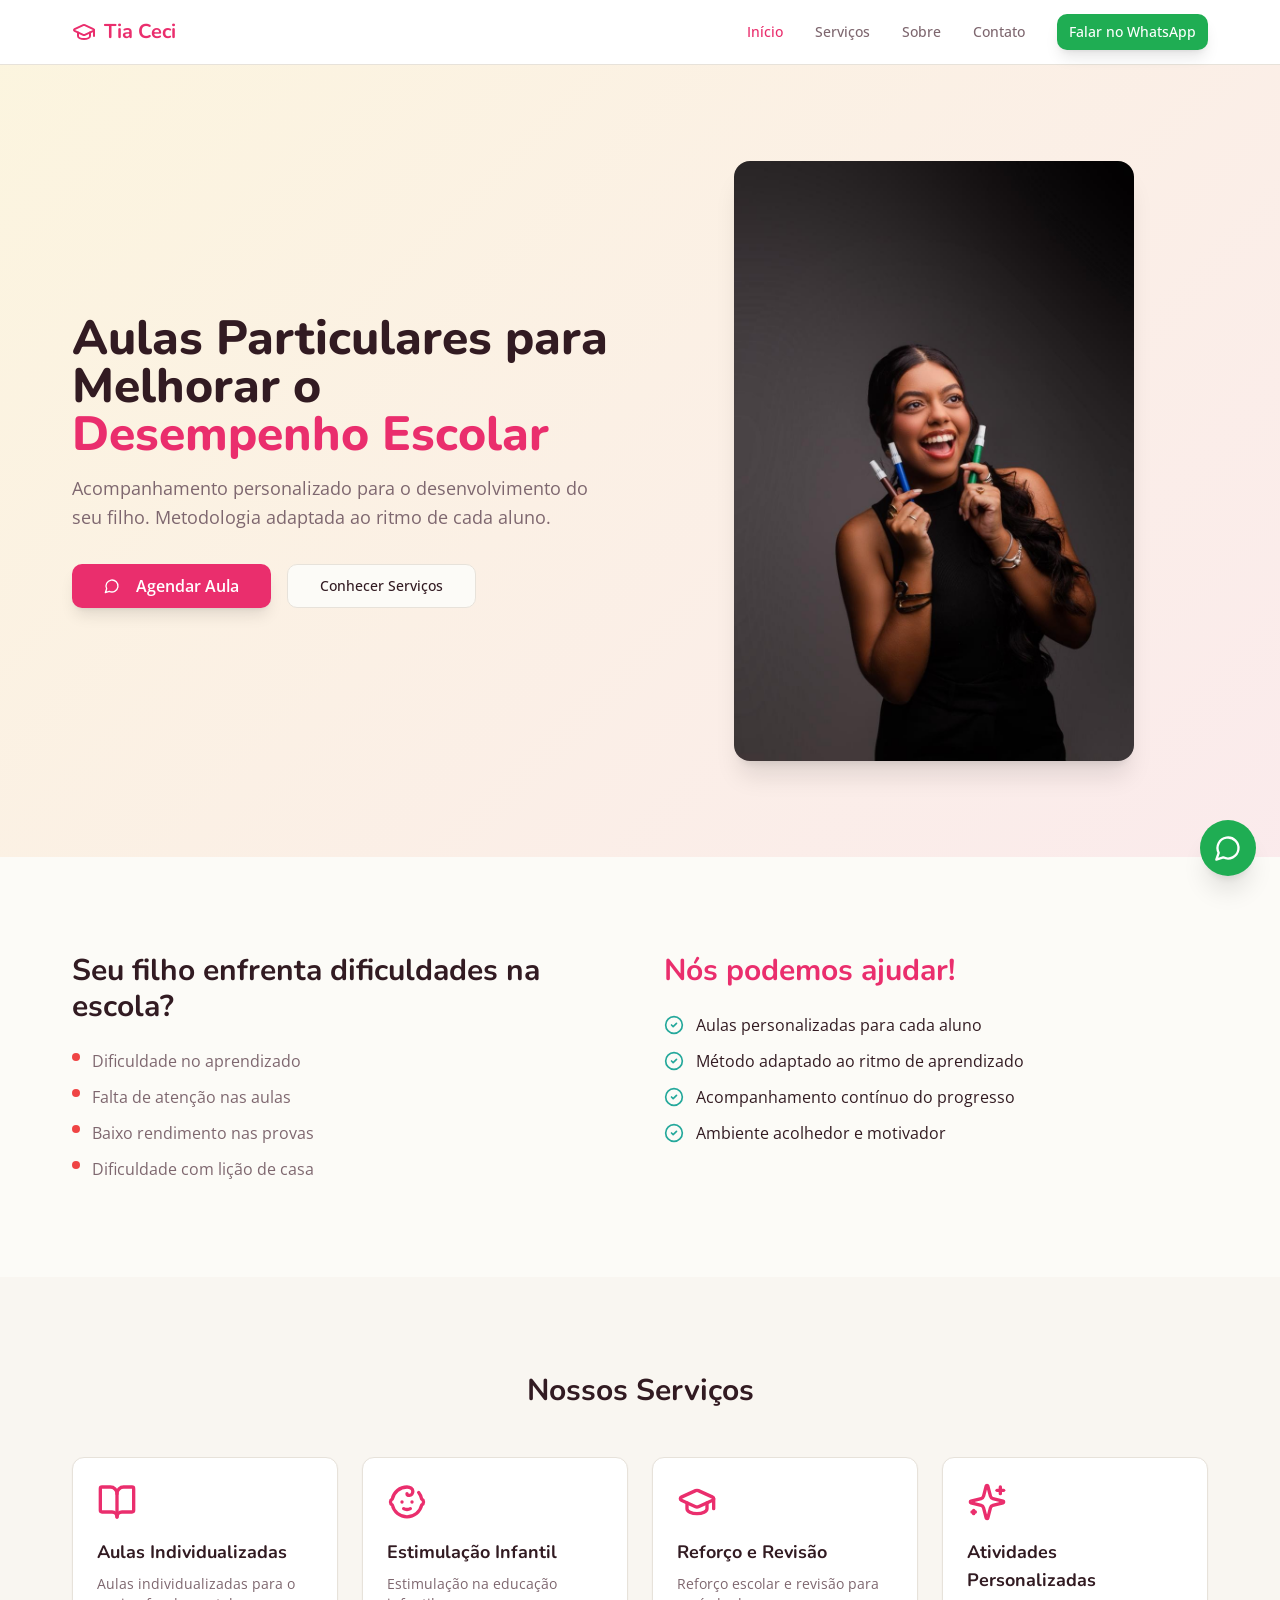
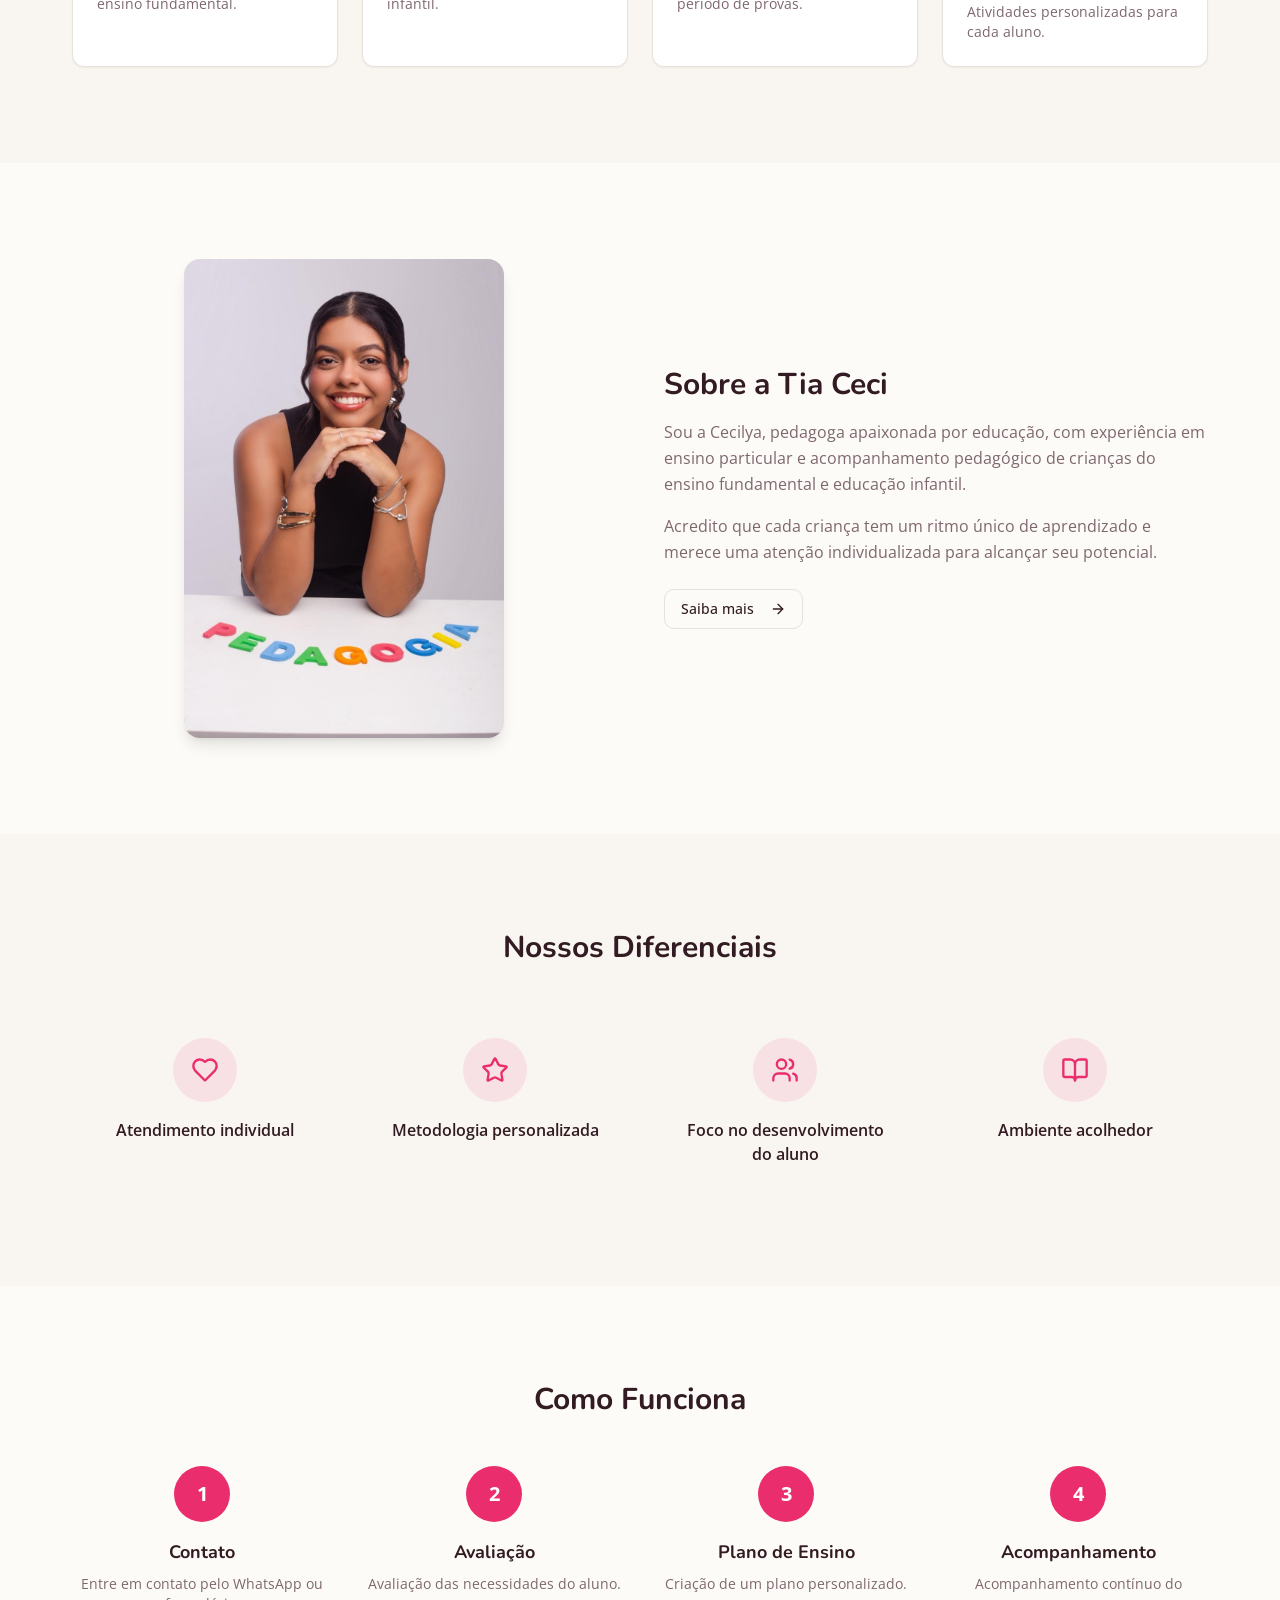
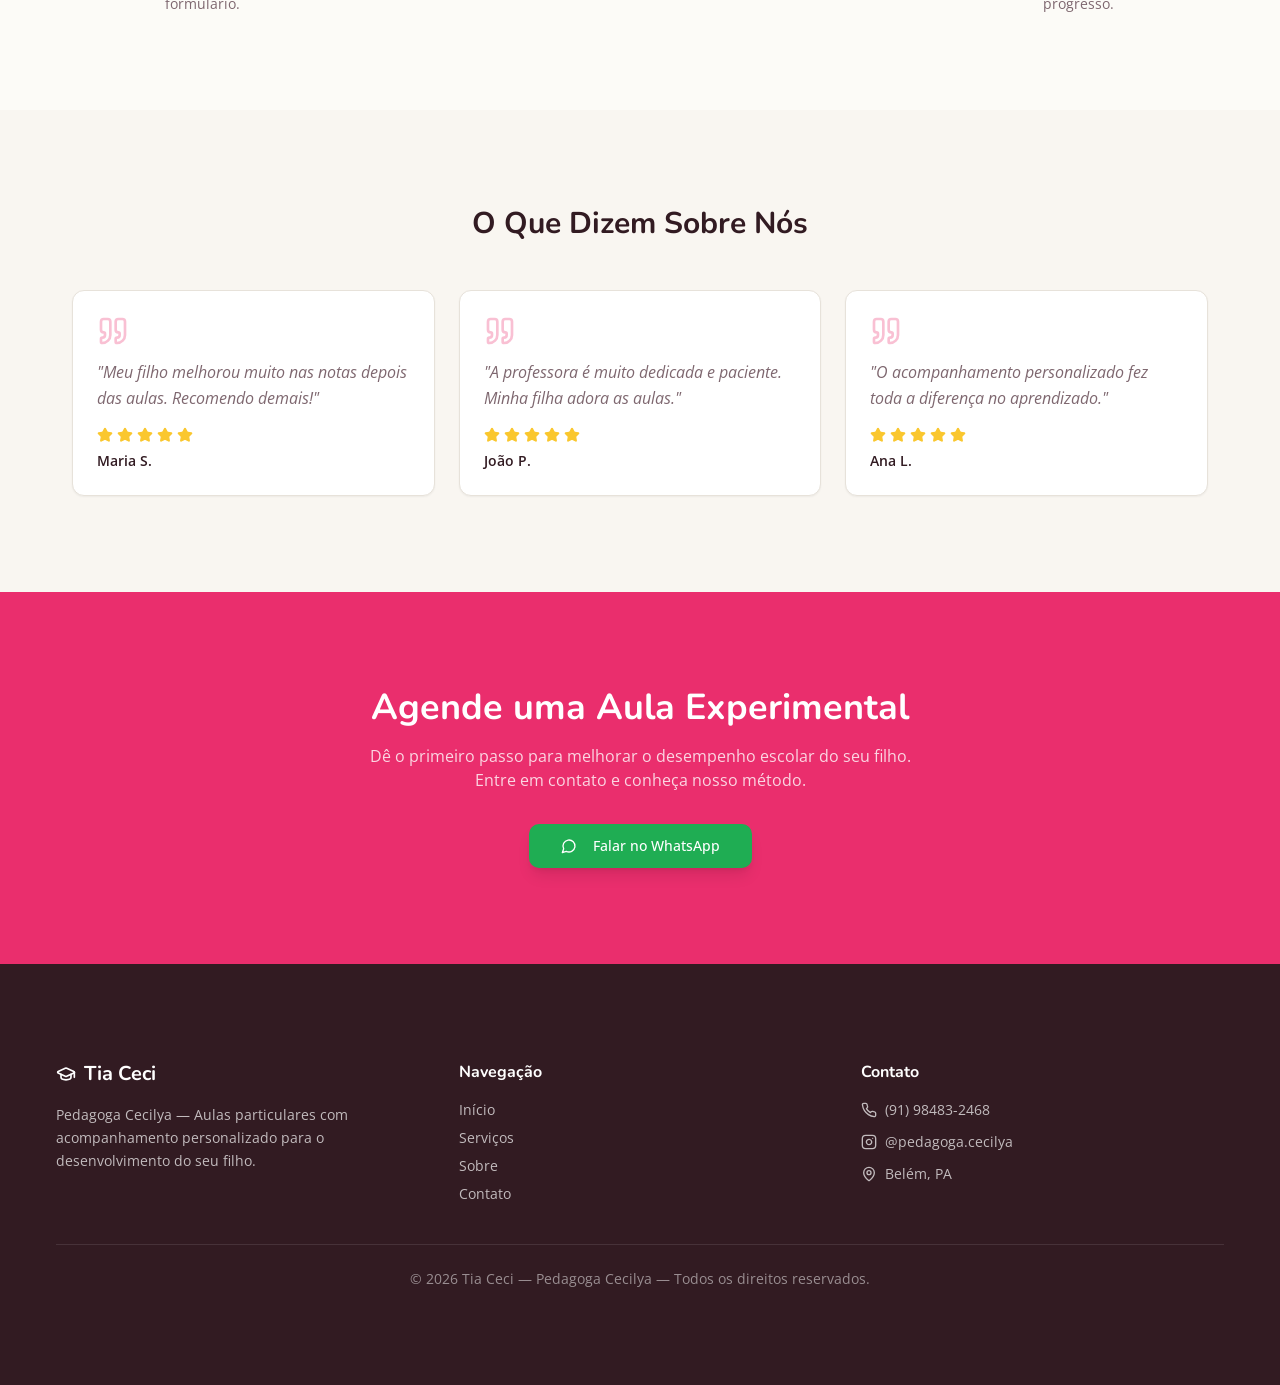
<file: index.html>
<!doctype html>
<html lang="pt-BR">
  <head>
    <meta charset="UTF-8" />
    <meta name="description" content="Tia Ceci - Pedagoga Cecilya. Aulas particulares, estimulação infantil e reforço escolar em Belém, PA. Acompanhamento personalizado." />
    <meta name="viewport" content="width=device-width, initial-scale=1.0" />
    <title>Tia Ceci - Pedagoga Cecilya | Aulas Particulares em Belém</title>

    <meta property="og:title" content="Tia Ceci - Pedagoga Cecilya | Aulas Particulares" />
    <meta property="og:description" content="Aulas particulares, estimulação infantil e reforço escolar com acompanhamento personalizado em Belém, PA." />
    <meta property="og:type" content="website" />

    <meta name="twitter:card" content="summary_large_image" />
    <link rel="icon" type="image/png" href="/logo.png" /> 
    <script type="module" crossorigin src="/assets/index-CtsvE_VV.js"></script>
    <link rel="stylesheet" crossorigin href="/assets/index-B4qDPKsz.css">
  </head>

  <body>
    <div id="root"></div>
  </body>
</html>
</file>
<file: assets/index-B4qDPKsz.css>
@import"https://fonts.googleapis.com/css2?family=Nunito:wght@400;600;700;800&family=Open+Sans:wght@400;500;600&display=swap";*,:before,:after{--tw-border-spacing-x: 0;--tw-border-spacing-y: 0;--tw-translate-x: 0;--tw-translate-y: 0;--tw-rotate: 0;--tw-skew-x: 0;--tw-skew-y: 0;--tw-scale-x: 1;--tw-scale-y: 1;--tw-pan-x: ;--tw-pan-y: ;--tw-pinch-zoom: ;--tw-scroll-snap-strictness: proximity;--tw-gradient-from-position: ;--tw-gradient-via-position: ;--tw-gradient-to-position: ;--tw-ordinal: ;--tw-slashed-zero: ;--tw-numeric-figure: ;--tw-numeric-spacing: ;--tw-numeric-fraction: ;--tw-ring-inset: ;--tw-ring-offset-width: 0px;--tw-ring-offset-color: #fff;--tw-ring-color: rgb(59 130 246 / .5);--tw-ring-offset-shadow: 0 0 #0000;--tw-ring-shadow: 0 0 #0000;--tw-shadow: 0 0 #0000;--tw-shadow-colored: 0 0 #0000;--tw-blur: ;--tw-brightness: ;--tw-contrast: ;--tw-grayscale: ;--tw-hue-rotate: ;--tw-invert: ;--tw-saturate: ;--tw-sepia: ;--tw-drop-shadow: ;--tw-backdrop-blur: ;--tw-backdrop-brightness: ;--tw-backdrop-contrast: ;--tw-backdrop-grayscale: ;--tw-backdrop-hue-rotate: ;--tw-backdrop-invert: ;--tw-backdrop-opacity: ;--tw-backdrop-saturate: ;--tw-backdrop-sepia: ;--tw-contain-size: ;--tw-contain-layout: ;--tw-contain-paint: ;--tw-contain-style: }::backdrop{--tw-border-spacing-x: 0;--tw-border-spacing-y: 0;--tw-translate-x: 0;--tw-translate-y: 0;--tw-rotate: 0;--tw-skew-x: 0;--tw-skew-y: 0;--tw-scale-x: 1;--tw-scale-y: 1;--tw-pan-x: ;--tw-pan-y: ;--tw-pinch-zoom: ;--tw-scroll-snap-strictness: proximity;--tw-gradient-from-position: ;--tw-gradient-via-position: ;--tw-gradient-to-position: ;--tw-ordinal: ;--tw-slashed-zero: ;--tw-numeric-figure: ;--tw-numeric-spacing: ;--tw-numeric-fraction: ;--tw-ring-inset: ;--tw-ring-offset-width: 0px;--tw-ring-offset-color: #fff;--tw-ring-color: rgb(59 130 246 / .5);--tw-ring-offset-shadow: 0 0 #0000;--tw-ring-shadow: 0 0 #0000;--tw-shadow: 0 0 #0000;--tw-shadow-colored: 0 0 #0000;--tw-blur: ;--tw-brightness: ;--tw-contrast: ;--tw-grayscale: ;--tw-hue-rotate: ;--tw-invert: ;--tw-saturate: ;--tw-sepia: ;--tw-drop-shadow: ;--tw-backdrop-blur: ;--tw-backdrop-brightness: ;--tw-backdrop-contrast: ;--tw-backdrop-grayscale: ;--tw-backdrop-hue-rotate: ;--tw-backdrop-invert: ;--tw-backdrop-opacity: ;--tw-backdrop-saturate: ;--tw-backdrop-sepia: ;--tw-contain-size: ;--tw-contain-layout: ;--tw-contain-paint: ;--tw-contain-style: }*,:before,:after{box-sizing:border-box;border-width:0;border-style:solid;border-color:#e5e7eb}:before,:after{--tw-content: ""}html,:host{line-height:1.5;-webkit-text-size-adjust:100%;-moz-tab-size:4;-o-tab-size:4;tab-size:4;font-family:ui-sans-serif,system-ui,sans-serif,"Apple Color Emoji","Segoe UI Emoji",Segoe UI Symbol,"Noto Color Emoji";font-feature-settings:normal;font-variation-settings:normal;-webkit-tap-highlight-color:transparent}body{margin:0;line-height:inherit}hr{height:0;color:inherit;border-top-width:1px}abbr:where([title]){-webkit-text-decoration:underline dotted;text-decoration:underline dotted}h1,h2,h3,h4,h5,h6{font-size:inherit;font-weight:inherit}a{color:inherit;text-decoration:inherit}b,strong{font-weight:bolder}code,kbd,samp,pre{font-family:ui-monospace,SFMono-Regular,Menlo,Monaco,Consolas,Liberation Mono,Courier New,monospace;font-feature-settings:normal;font-variation-settings:normal;font-size:1em}small{font-size:80%}sub,sup{font-size:75%;line-height:0;position:relative;vertical-align:baseline}sub{bottom:-.25em}sup{top:-.5em}table{text-indent:0;border-color:inherit;border-collapse:collapse}button,input,optgroup,select,textarea{font-family:inherit;font-feature-settings:inherit;font-variation-settings:inherit;font-size:100%;font-weight:inherit;line-height:inherit;letter-spacing:inherit;color:inherit;margin:0;padding:0}button,select{text-transform:none}button,input:where([type=button]),input:where([type=reset]),input:where([type=submit]){-webkit-appearance:button;background-color:transparent;background-image:none}:-moz-focusring{outline:auto}:-moz-ui-invalid{box-shadow:none}progress{vertical-align:baseline}::-webkit-inner-spin-button,::-webkit-outer-spin-button{height:auto}[type=search]{-webkit-appearance:textfield;outline-offset:-2px}::-webkit-search-decoration{-webkit-appearance:none}::-webkit-file-upload-button{-webkit-appearance:button;font:inherit}summary{display:list-item}blockquote,dl,dd,h1,h2,h3,h4,h5,h6,hr,figure,p,pre{margin:0}fieldset{margin:0;padding:0}legend{padding:0}ol,ul,menu{list-style:none;margin:0;padding:0}dialog{padding:0}textarea{resize:vertical}input::-moz-placeholder,textarea::-moz-placeholder{opacity:1;color:#9ca3af}input::placeholder,textarea::placeholder{opacity:1;color:#9ca3af}button,[role=button]{cursor:pointer}:disabled{cursor:default}img,svg,video,canvas,audio,iframe,embed,object{display:block;vertical-align:middle}img,video{max-width:100%;height:auto}[hidden]:where(:not([hidden=until-found])){display:none}:root{--background: 40 50% 98%;--foreground: 340 30% 15%;--card: 0 0% 100%;--card-foreground: 340 30% 15%;--popover: 0 0% 100%;--popover-foreground: 340 30% 15%;--primary: 340 82% 55%;--primary-foreground: 0 0% 100%;--secondary: 174 65% 40%;--secondary-foreground: 0 0% 100%;--muted: 40 30% 94%;--muted-foreground: 340 10% 45%;--accent: 45 95% 58%;--accent-foreground: 340 30% 15%;--destructive: 0 84.2% 60.2%;--destructive-foreground: 0 0% 98%;--border: 40 20% 88%;--input: 40 20% 88%;--ring: 340 82% 55%;--radius: .75rem;--hero-gradient: linear-gradient(135deg, hsl(45 95% 58% / .12), hsl(340 82% 55% / .08));--section-alt: 40 40% 96%;--whatsapp: 142 70% 40%;--whatsapp-foreground: 0 0% 100%;--sidebar-background: 0 0% 98%;--sidebar-foreground: 240 5.3% 26.1%;--sidebar-primary: 240 5.9% 10%;--sidebar-primary-foreground: 0 0% 98%;--sidebar-accent: 240 4.8% 95.9%;--sidebar-accent-foreground: 240 5.9% 10%;--sidebar-border: 220 13% 91%;--sidebar-ring: 217.2 91.2% 59.8%}*{border-color:hsl(var(--border))}body{background-color:hsl(var(--background));font-family:Open Sans,system-ui,sans-serif;color:hsl(var(--foreground));-webkit-font-smoothing:antialiased;-moz-osx-font-smoothing:grayscale}h1,h2,h3,h4,h5,h6{font-family:Nunito,system-ui,sans-serif}.container{width:100%;margin-right:auto;margin-left:auto;padding-right:2rem;padding-left:2rem}@media (min-width: 1200px){.container{max-width:1200px}}.sr-only{position:absolute;width:1px;height:1px;padding:0;margin:-1px;overflow:hidden;clip:rect(0,0,0,0);white-space:nowrap;border-width:0}.pointer-events-none{pointer-events:none}.pointer-events-auto{pointer-events:auto}.visible{visibility:visible}.invisible{visibility:hidden}.fixed{position:fixed}.absolute{position:absolute}.relative{position:relative}.sticky{position:sticky}.inset-0{top:0;right:0;bottom:0;left:0}.inset-x-0{left:0;right:0}.inset-y-0{top:0;bottom:0}.-bottom-12{bottom:-3rem}.-left-12{left:-3rem}.-right-12{right:-3rem}.-top-12{top:-3rem}.bottom-0{bottom:0}.bottom-6{bottom:1.5rem}.left-0{left:0}.left-1{left:.25rem}.left-1\/2{left:50%}.left-2{left:.5rem}.left-\[50\%\]{left:50%}.right-0{right:0}.right-1{right:.25rem}.right-2{right:.5rem}.right-3{right:.75rem}.right-4{right:1rem}.right-6{right:1.5rem}.top-0{top:0}.top-1\.5{top:.375rem}.top-1\/2{top:50%}.top-2{top:.5rem}.top-3\.5{top:.875rem}.top-4{top:1rem}.top-\[1px\]{top:1px}.top-\[50\%\]{top:50%}.top-\[60\%\]{top:60%}.top-full{top:100%}.z-10{z-index:10}.z-20{z-index:20}.z-50{z-index:50}.z-\[100\]{z-index:100}.z-\[1\]{z-index:1}.-mx-1{margin-left:-.25rem;margin-right:-.25rem}.mx-2{margin-left:.5rem;margin-right:.5rem}.mx-3\.5{margin-left:.875rem;margin-right:.875rem}.mx-auto{margin-left:auto;margin-right:auto}.my-0\.5{margin-top:.125rem;margin-bottom:.125rem}.my-1{margin-top:.25rem;margin-bottom:.25rem}.-ml-4{margin-left:-1rem}.-mt-4{margin-top:-1rem}.mb-1{margin-bottom:.25rem}.mb-12{margin-bottom:3rem}.mb-2{margin-bottom:.5rem}.mb-3{margin-bottom:.75rem}.mb-4{margin-bottom:1rem}.mb-6{margin-bottom:1.5rem}.mb-8{margin-bottom:2rem}.ml-1{margin-left:.25rem}.ml-2{margin-left:.5rem}.ml-auto{margin-left:auto}.mr-2{margin-right:.5rem}.mt-0\.5{margin-top:.125rem}.mt-1{margin-top:.25rem}.mt-1\.5{margin-top:.375rem}.mt-10{margin-top:2.5rem}.mt-2{margin-top:.5rem}.mt-24{margin-top:6rem}.mt-4{margin-top:1rem}.mt-auto{margin-top:auto}.block{display:block}.flex{display:flex}.inline-flex{display:inline-flex}.table{display:table}.grid{display:grid}.hidden{display:none}.aspect-square{aspect-ratio:1 / 1}.aspect-video{aspect-ratio:16 / 9}.size-4{width:1rem;height:1rem}.h-1\.5{height:.375rem}.h-10{height:2.5rem}.h-11{height:2.75rem}.h-12{height:3rem}.h-14{height:3.5rem}.h-16{height:4rem}.h-2{height:.5rem}.h-2\.5{height:.625rem}.h-3{height:.75rem}.h-3\.5{height:.875rem}.h-4{height:1rem}.h-5{height:1.25rem}.h-6{height:1.5rem}.h-7{height:1.75rem}.h-8{height:2rem}.h-9{height:2.25rem}.h-\[1px\]{height:1px}.h-\[var\(--radix-navigation-menu-viewport-height\)\]{height:var(--radix-navigation-menu-viewport-height)}.h-\[var\(--radix-select-trigger-height\)\]{height:var(--radix-select-trigger-height)}.h-auto{height:auto}.h-full{height:100%}.h-px{height:1px}.h-svh{height:100svh}.max-h-96{max-height:24rem}.max-h-\[300px\]{max-height:300px}.max-h-screen{max-height:100vh}.min-h-0{min-height:0px}.min-h-\[80px\]{min-height:80px}.min-h-screen{min-height:100vh}.min-h-svh{min-height:100svh}.w-0{width:0px}.w-1{width:.25rem}.w-10{width:2.5rem}.w-11{width:2.75rem}.w-12{width:3rem}.w-14{width:3.5rem}.w-16{width:4rem}.w-2{width:.5rem}.w-2\.5{width:.625rem}.w-3{width:.75rem}.w-3\.5{width:.875rem}.w-3\/4{width:75%}.w-4{width:1rem}.w-5{width:1.25rem}.w-6{width:1.5rem}.w-64{width:16rem}.w-7{width:1.75rem}.w-72{width:18rem}.w-8{width:2rem}.w-9{width:2.25rem}.w-\[--sidebar-width\]{width:var(--sidebar-width)}.w-\[100px\]{width:100px}.w-\[1px\]{width:1px}.w-auto{width:auto}.w-full{width:100%}.w-max{width:-moz-max-content;width:max-content}.w-px{width:1px}.min-w-0{min-width:0px}.min-w-5{min-width:1.25rem}.min-w-\[12rem\]{min-width:12rem}.min-w-\[8rem\]{min-width:8rem}.min-w-\[var\(--radix-select-trigger-width\)\]{min-width:var(--radix-select-trigger-width)}.max-w-2xl{max-width:42rem}.max-w-\[--skeleton-width\]{max-width:var(--skeleton-width)}.max-w-\[320px\]{max-width:320px}.max-w-\[360px\]{max-width:360px}.max-w-\[400px\]{max-width:400px}.max-w-lg{max-width:32rem}.max-w-max{max-width:-moz-max-content;max-width:max-content}.max-w-xl{max-width:36rem}.flex-1{flex:1 1 0%}.flex-shrink-0,.shrink-0{flex-shrink:0}.grow{flex-grow:1}.grow-0{flex-grow:0}.basis-full{flex-basis:100%}.caption-bottom{caption-side:bottom}.border-collapse{border-collapse:collapse}.-translate-x-1\/2{--tw-translate-x: -50%;transform:translate(var(--tw-translate-x),var(--tw-translate-y)) rotate(var(--tw-rotate)) skew(var(--tw-skew-x)) skewY(var(--tw-skew-y)) scaleX(var(--tw-scale-x)) scaleY(var(--tw-scale-y))}.-translate-x-px{--tw-translate-x: -1px;transform:translate(var(--tw-translate-x),var(--tw-translate-y)) rotate(var(--tw-rotate)) skew(var(--tw-skew-x)) skewY(var(--tw-skew-y)) scaleX(var(--tw-scale-x)) scaleY(var(--tw-scale-y))}.-translate-y-1\/2{--tw-translate-y: -50%;transform:translate(var(--tw-translate-x),var(--tw-translate-y)) rotate(var(--tw-rotate)) skew(var(--tw-skew-x)) skewY(var(--tw-skew-y)) scaleX(var(--tw-scale-x)) scaleY(var(--tw-scale-y))}.translate-x-\[-50\%\]{--tw-translate-x: -50%;transform:translate(var(--tw-translate-x),var(--tw-translate-y)) rotate(var(--tw-rotate)) skew(var(--tw-skew-x)) skewY(var(--tw-skew-y)) scaleX(var(--tw-scale-x)) scaleY(var(--tw-scale-y))}.translate-x-px{--tw-translate-x: 1px;transform:translate(var(--tw-translate-x),var(--tw-translate-y)) rotate(var(--tw-rotate)) skew(var(--tw-skew-x)) skewY(var(--tw-skew-y)) scaleX(var(--tw-scale-x)) scaleY(var(--tw-scale-y))}.translate-y-\[-50\%\]{--tw-translate-y: -50%;transform:translate(var(--tw-translate-x),var(--tw-translate-y)) rotate(var(--tw-rotate)) skew(var(--tw-skew-x)) skewY(var(--tw-skew-y)) scaleX(var(--tw-scale-x)) scaleY(var(--tw-scale-y))}.rotate-45{--tw-rotate: 45deg;transform:translate(var(--tw-translate-x),var(--tw-translate-y)) rotate(var(--tw-rotate)) skew(var(--tw-skew-x)) skewY(var(--tw-skew-y)) scaleX(var(--tw-scale-x)) scaleY(var(--tw-scale-y))}.rotate-90{--tw-rotate: 90deg;transform:translate(var(--tw-translate-x),var(--tw-translate-y)) rotate(var(--tw-rotate)) skew(var(--tw-skew-x)) skewY(var(--tw-skew-y)) scaleX(var(--tw-scale-x)) scaleY(var(--tw-scale-y))}.transform{transform:translate(var(--tw-translate-x),var(--tw-translate-y)) rotate(var(--tw-rotate)) skew(var(--tw-skew-x)) skewY(var(--tw-skew-y)) scaleX(var(--tw-scale-x)) scaleY(var(--tw-scale-y))}@keyframes pulse{50%{opacity:.5}}.animate-pulse{animation:pulse 2s cubic-bezier(.4,0,.6,1) infinite}.cursor-default{cursor:default}.cursor-pointer{cursor:pointer}.touch-none{touch-action:none}.select-none{-webkit-user-select:none;-moz-user-select:none;user-select:none}.list-none{list-style-type:none}.flex-row{flex-direction:row}.flex-col{flex-direction:column}.flex-col-reverse{flex-direction:column-reverse}.flex-wrap{flex-wrap:wrap}.items-start{align-items:flex-start}.items-end{align-items:flex-end}.items-center{align-items:center}.items-stretch{align-items:stretch}.justify-center{justify-content:center}.justify-between{justify-content:space-between}.gap-1{gap:.25rem}.gap-1\.5{gap:.375rem}.gap-10{gap:2.5rem}.gap-12{gap:3rem}.gap-2{gap:.5rem}.gap-3{gap:.75rem}.gap-4{gap:1rem}.gap-6{gap:1.5rem}.gap-8{gap:2rem}.space-x-1>:not([hidden])~:not([hidden]){--tw-space-x-reverse: 0;margin-right:calc(.25rem * var(--tw-space-x-reverse));margin-left:calc(.25rem * calc(1 - var(--tw-space-x-reverse)))}.space-x-4>:not([hidden])~:not([hidden]){--tw-space-x-reverse: 0;margin-right:calc(1rem * var(--tw-space-x-reverse));margin-left:calc(1rem * calc(1 - var(--tw-space-x-reverse)))}.space-y-1>:not([hidden])~:not([hidden]){--tw-space-y-reverse: 0;margin-top:calc(.25rem * calc(1 - var(--tw-space-y-reverse)));margin-bottom:calc(.25rem * var(--tw-space-y-reverse))}.space-y-1\.5>:not([hidden])~:not([hidden]){--tw-space-y-reverse: 0;margin-top:calc(.375rem * calc(1 - var(--tw-space-y-reverse)));margin-bottom:calc(.375rem * var(--tw-space-y-reverse))}.space-y-12>:not([hidden])~:not([hidden]){--tw-space-y-reverse: 0;margin-top:calc(3rem * calc(1 - var(--tw-space-y-reverse)));margin-bottom:calc(3rem * var(--tw-space-y-reverse))}.space-y-2>:not([hidden])~:not([hidden]){--tw-space-y-reverse: 0;margin-top:calc(.5rem * calc(1 - var(--tw-space-y-reverse)));margin-bottom:calc(.5rem * var(--tw-space-y-reverse))}.space-y-3>:not([hidden])~:not([hidden]){--tw-space-y-reverse: 0;margin-top:calc(.75rem * calc(1 - var(--tw-space-y-reverse)));margin-bottom:calc(.75rem * var(--tw-space-y-reverse))}.space-y-4>:not([hidden])~:not([hidden]){--tw-space-y-reverse: 0;margin-top:calc(1rem * calc(1 - var(--tw-space-y-reverse)));margin-bottom:calc(1rem * var(--tw-space-y-reverse))}.space-y-6>:not([hidden])~:not([hidden]){--tw-space-y-reverse: 0;margin-top:calc(1.5rem * calc(1 - var(--tw-space-y-reverse)));margin-bottom:calc(1.5rem * var(--tw-space-y-reverse))}.overflow-auto{overflow:auto}.overflow-hidden{overflow:hidden}.overflow-y-auto{overflow-y:auto}.overflow-x-hidden{overflow-x:hidden}.whitespace-nowrap{white-space:nowrap}.break-words{overflow-wrap:break-word}.rounded-2xl{border-radius:1rem}.rounded-\[2px\]{border-radius:2px}.rounded-\[inherit\]{border-radius:inherit}.rounded-full{border-radius:9999px}.rounded-lg{border-radius:var(--radius)}.rounded-md{border-radius:calc(var(--radius) - 2px)}.rounded-sm{border-radius:calc(var(--radius) - 4px)}.rounded-xl{border-radius:.75rem}.rounded-t-\[10px\]{border-top-left-radius:10px;border-top-right-radius:10px}.rounded-tl-sm{border-top-left-radius:calc(var(--radius) - 4px)}.border{border-width:1px}.border-2{border-width:2px}.border-\[1\.5px\]{border-width:1.5px}.border-y{border-top-width:1px;border-bottom-width:1px}.border-b{border-bottom-width:1px}.border-l{border-left-width:1px}.border-r{border-right-width:1px}.border-t{border-top-width:1px}.border-dashed{border-style:dashed}.border-\[--color-border\]{border-color:var(--color-border)}.border-border\/50{border-color:hsl(var(--border) / .5)}.border-destructive{border-color:hsl(var(--destructive))}.border-destructive\/50{border-color:hsl(var(--destructive) / .5)}.border-input{border-color:hsl(var(--input))}.border-primary{border-color:hsl(var(--primary))}.border-primary-foreground\/10{border-color:hsl(var(--primary-foreground) / .1)}.border-sidebar-border{border-color:hsl(var(--sidebar-border))}.border-transparent{border-color:transparent}.border-l-transparent{border-left-color:transparent}.border-t-transparent{border-top-color:transparent}.bg-\[--color-bg\]{background-color:var(--color-bg)}.bg-accent{background-color:hsl(var(--accent))}.bg-background{background-color:hsl(var(--background))}.bg-black\/80{background-color:#000c}.bg-border{background-color:hsl(var(--border))}.bg-card{background-color:hsl(var(--card))}.bg-card\/95{background-color:hsl(var(--card) / .95)}.bg-destructive{background-color:hsl(var(--destructive))}.bg-foreground{background-color:hsl(var(--foreground))}.bg-muted{background-color:hsl(var(--muted))}.bg-muted\/50{background-color:hsl(var(--muted) / .5)}.bg-popover{background-color:hsl(var(--popover))}.bg-primary{background-color:hsl(var(--primary))}.bg-primary\/10{background-color:hsl(var(--primary) / .1)}.bg-secondary{background-color:hsl(var(--secondary))}.bg-sidebar{background-color:hsl(var(--sidebar-background))}.bg-sidebar-border{background-color:hsl(var(--sidebar-border))}.bg-transparent{background-color:transparent}.bg-whatsapp{background-color:hsl(var(--whatsapp))}.bg-whatsapp\/10{background-color:hsl(var(--whatsapp) / .1)}.fill-accent{fill:hsl(var(--accent))}.fill-current{fill:currentColor}.object-cover{-o-object-fit:cover;object-fit:cover}.p-0{padding:0}.p-1{padding:.25rem}.p-2{padding:.5rem}.p-3{padding:.75rem}.p-4{padding:1rem}.p-6{padding:1.5rem}.p-\[1px\]{padding:1px}.px-1{padding-left:.25rem;padding-right:.25rem}.px-2{padding-left:.5rem;padding-right:.5rem}.px-2\.5{padding-left:.625rem;padding-right:.625rem}.px-3{padding-left:.75rem;padding-right:.75rem}.px-4{padding-left:1rem;padding-right:1rem}.px-5{padding-left:1.25rem;padding-right:1.25rem}.px-6{padding-left:1.5rem;padding-right:1.5rem}.px-8{padding-left:2rem;padding-right:2rem}.py-0\.5{padding-top:.125rem;padding-bottom:.125rem}.py-1{padding-top:.25rem;padding-bottom:.25rem}.py-1\.5{padding-top:.375rem;padding-bottom:.375rem}.py-2{padding-top:.5rem;padding-bottom:.5rem}.py-3{padding-top:.75rem;padding-bottom:.75rem}.py-4{padding-top:1rem;padding-bottom:1rem}.py-6{padding-top:1.5rem;padding-bottom:1.5rem}.pb-3{padding-bottom:.75rem}.pb-4{padding-bottom:1rem}.pl-2\.5{padding-left:.625rem}.pl-4{padding-left:1rem}.pl-8{padding-left:2rem}.pr-2{padding-right:.5rem}.pr-2\.5{padding-right:.625rem}.pr-8{padding-right:2rem}.pt-0{padding-top:0}.pt-1{padding-top:.25rem}.pt-2{padding-top:.5rem}.pt-3{padding-top:.75rem}.pt-4{padding-top:1rem}.pt-6{padding-top:1.5rem}.text-left{text-align:left}.text-center{text-align:center}.align-middle{vertical-align:middle}.font-heading{font-family:Nunito,system-ui,sans-serif}.font-mono{font-family:ui-monospace,SFMono-Regular,Menlo,Monaco,Consolas,Liberation Mono,Courier New,monospace}.text-2xl{font-size:1.5rem;line-height:2rem}.text-3xl{font-size:1.875rem;line-height:2.25rem}.text-4xl{font-size:2.25rem;line-height:2.5rem}.text-\[0\.8rem\]{font-size:.8rem}.text-base{font-size:1rem;line-height:1.5rem}.text-lg{font-size:1.125rem;line-height:1.75rem}.text-sm{font-size:.875rem;line-height:1.25rem}.text-xl{font-size:1.25rem;line-height:1.75rem}.text-xs{font-size:.75rem;line-height:1rem}.font-bold{font-weight:700}.font-extrabold{font-weight:800}.font-medium{font-weight:500}.font-normal{font-weight:400}.font-semibold{font-weight:600}.italic{font-style:italic}.tabular-nums{--tw-numeric-spacing: tabular-nums;font-variant-numeric:var(--tw-ordinal) var(--tw-slashed-zero) var(--tw-numeric-figure) var(--tw-numeric-spacing) var(--tw-numeric-fraction)}.leading-none{line-height:1}.leading-relaxed{line-height:1.625}.leading-tight{line-height:1.25}.tracking-tight{letter-spacing:-.025em}.tracking-widest{letter-spacing:.1em}.text-accent{color:hsl(var(--accent))}.text-accent-foreground{color:hsl(var(--accent-foreground))}.text-card-foreground{color:hsl(var(--card-foreground))}.text-current{color:currentColor}.text-destructive{color:hsl(var(--destructive))}.text-destructive-foreground{color:hsl(var(--destructive-foreground))}.text-foreground{color:hsl(var(--foreground))}.text-foreground\/50{color:hsl(var(--foreground) / .5)}.text-muted-foreground{color:hsl(var(--muted-foreground))}.text-popover-foreground{color:hsl(var(--popover-foreground))}.text-primary{color:hsl(var(--primary))}.text-primary-foreground{color:hsl(var(--primary-foreground))}.text-primary-foreground\/50{color:hsl(var(--primary-foreground) / .5)}.text-primary-foreground\/70{color:hsl(var(--primary-foreground) / .7)}.text-primary-foreground\/80{color:hsl(var(--primary-foreground) / .8)}.text-primary\/30{color:hsl(var(--primary) / .3)}.text-secondary{color:hsl(var(--secondary))}.text-secondary-foreground{color:hsl(var(--secondary-foreground))}.text-sidebar-foreground{color:hsl(var(--sidebar-foreground))}.text-sidebar-foreground\/70{color:hsl(var(--sidebar-foreground) / .7)}.text-whatsapp-foreground{color:hsl(var(--whatsapp-foreground))}.underline{text-decoration-line:underline}.underline-offset-4{text-underline-offset:4px}.opacity-0{opacity:0}.opacity-50{opacity:.5}.opacity-60{opacity:.6}.opacity-70{opacity:.7}.opacity-90{opacity:.9}.shadow-\[0_0_0_1px_hsl\(var\(--sidebar-border\)\)\]{--tw-shadow: 0 0 0 1px hsl(var(--sidebar-border));--tw-shadow-colored: 0 0 0 1px var(--tw-shadow-color);box-shadow:var(--tw-ring-offset-shadow, 0 0 #0000),var(--tw-ring-shadow, 0 0 #0000),var(--tw-shadow)}.shadow-lg{--tw-shadow: 0 10px 15px -3px rgb(0 0 0 / .1), 0 4px 6px -4px rgb(0 0 0 / .1);--tw-shadow-colored: 0 10px 15px -3px var(--tw-shadow-color), 0 4px 6px -4px var(--tw-shadow-color);box-shadow:var(--tw-ring-offset-shadow, 0 0 #0000),var(--tw-ring-shadow, 0 0 #0000),var(--tw-shadow)}.shadow-md{--tw-shadow: 0 4px 6px -1px rgb(0 0 0 / .1), 0 2px 4px -2px rgb(0 0 0 / .1);--tw-shadow-colored: 0 4px 6px -1px var(--tw-shadow-color), 0 2px 4px -2px var(--tw-shadow-color);box-shadow:var(--tw-ring-offset-shadow, 0 0 #0000),var(--tw-ring-shadow, 0 0 #0000),var(--tw-shadow)}.shadow-none{--tw-shadow: 0 0 #0000;--tw-shadow-colored: 0 0 #0000;box-shadow:var(--tw-ring-offset-shadow, 0 0 #0000),var(--tw-ring-shadow, 0 0 #0000),var(--tw-shadow)}.shadow-sm{--tw-shadow: 0 1px 2px 0 rgb(0 0 0 / .05);--tw-shadow-colored: 0 1px 2px 0 var(--tw-shadow-color);box-shadow:var(--tw-ring-offset-shadow, 0 0 #0000),var(--tw-ring-shadow, 0 0 #0000),var(--tw-shadow)}.shadow-xl{--tw-shadow: 0 20px 25px -5px rgb(0 0 0 / .1), 0 8px 10px -6px rgb(0 0 0 / .1);--tw-shadow-colored: 0 20px 25px -5px var(--tw-shadow-color), 0 8px 10px -6px var(--tw-shadow-color);box-shadow:var(--tw-ring-offset-shadow, 0 0 #0000),var(--tw-ring-shadow, 0 0 #0000),var(--tw-shadow)}.outline-none{outline:2px solid transparent;outline-offset:2px}.outline{outline-style:solid}.ring-0{--tw-ring-offset-shadow: var(--tw-ring-inset) 0 0 0 var(--tw-ring-offset-width) var(--tw-ring-offset-color);--tw-ring-shadow: var(--tw-ring-inset) 0 0 0 calc(0px + var(--tw-ring-offset-width)) var(--tw-ring-color);box-shadow:var(--tw-ring-offset-shadow),var(--tw-ring-shadow),var(--tw-shadow, 0 0 #0000)}.ring-2{--tw-ring-offset-shadow: var(--tw-ring-inset) 0 0 0 var(--tw-ring-offset-width) var(--tw-ring-offset-color);--tw-ring-shadow: var(--tw-ring-inset) 0 0 0 calc(2px + var(--tw-ring-offset-width)) var(--tw-ring-color);box-shadow:var(--tw-ring-offset-shadow),var(--tw-ring-shadow),var(--tw-shadow, 0 0 #0000)}.ring-ring{--tw-ring-color: hsl(var(--ring))}.ring-sidebar-ring{--tw-ring-color: hsl(var(--sidebar-ring))}.ring-offset-background{--tw-ring-offset-color: hsl(var(--background))}.filter{filter:var(--tw-blur) var(--tw-brightness) var(--tw-contrast) var(--tw-grayscale) var(--tw-hue-rotate) var(--tw-invert) var(--tw-saturate) var(--tw-sepia) var(--tw-drop-shadow)}.backdrop-blur-md{--tw-backdrop-blur: blur(12px);-webkit-backdrop-filter:var(--tw-backdrop-blur) var(--tw-backdrop-brightness) var(--tw-backdrop-contrast) var(--tw-backdrop-grayscale) var(--tw-backdrop-hue-rotate) var(--tw-backdrop-invert) var(--tw-backdrop-opacity) var(--tw-backdrop-saturate) var(--tw-backdrop-sepia);backdrop-filter:var(--tw-backdrop-blur) var(--tw-backdrop-brightness) var(--tw-backdrop-contrast) var(--tw-backdrop-grayscale) var(--tw-backdrop-hue-rotate) var(--tw-backdrop-invert) var(--tw-backdrop-opacity) var(--tw-backdrop-saturate) var(--tw-backdrop-sepia)}.transition{transition-property:color,background-color,border-color,text-decoration-color,fill,stroke,opacity,box-shadow,transform,filter,backdrop-filter;transition-timing-function:cubic-bezier(.4,0,.2,1);transition-duration:.15s}.transition-\[left\,right\,width\]{transition-property:left,right,width;transition-timing-function:cubic-bezier(.4,0,.2,1);transition-duration:.15s}.transition-\[margin\,opa\]{transition-property:margin,opa;transition-timing-function:cubic-bezier(.4,0,.2,1);transition-duration:.15s}.transition-\[width\,height\,padding\]{transition-property:width,height,padding;transition-timing-function:cubic-bezier(.4,0,.2,1);transition-duration:.15s}.transition-\[width\]{transition-property:width;transition-timing-function:cubic-bezier(.4,0,.2,1);transition-duration:.15s}.transition-all{transition-property:all;transition-timing-function:cubic-bezier(.4,0,.2,1);transition-duration:.15s}.transition-colors{transition-property:color,background-color,border-color,text-decoration-color,fill,stroke;transition-timing-function:cubic-bezier(.4,0,.2,1);transition-duration:.15s}.transition-opacity{transition-property:opacity;transition-timing-function:cubic-bezier(.4,0,.2,1);transition-duration:.15s}.transition-shadow{transition-property:box-shadow;transition-timing-function:cubic-bezier(.4,0,.2,1);transition-duration:.15s}.transition-transform{transition-property:transform;transition-timing-function:cubic-bezier(.4,0,.2,1);transition-duration:.15s}.duration-1000{transition-duration:1s}.duration-200{transition-duration:.2s}.ease-in-out{transition-timing-function:cubic-bezier(.4,0,.2,1)}.ease-linear{transition-timing-function:linear}@keyframes enter{0%{opacity:var(--tw-enter-opacity, 1);transform:translate3d(var(--tw-enter-translate-x, 0),var(--tw-enter-translate-y, 0),0) scale3d(var(--tw-enter-scale, 1),var(--tw-enter-scale, 1),var(--tw-enter-scale, 1)) rotate(var(--tw-enter-rotate, 0))}}@keyframes exit{to{opacity:var(--tw-exit-opacity, 1);transform:translate3d(var(--tw-exit-translate-x, 0),var(--tw-exit-translate-y, 0),0) scale3d(var(--tw-exit-scale, 1),var(--tw-exit-scale, 1),var(--tw-exit-scale, 1)) rotate(var(--tw-exit-rotate, 0))}}.animate-in{animation-name:enter;animation-duration:.15s;--tw-enter-opacity: initial;--tw-enter-scale: initial;--tw-enter-rotate: initial;--tw-enter-translate-x: initial;--tw-enter-translate-y: initial}.fade-in-0{--tw-enter-opacity: 0}.fade-in-80{--tw-enter-opacity: .8}.zoom-in-95{--tw-enter-scale: .95}.duration-1000{animation-duration:1s}.duration-200{animation-duration:.2s}.ease-in-out{animation-timing-function:cubic-bezier(.4,0,.2,1)}.ease-linear{animation-timing-function:linear}.section-padding{padding:4rem 1rem}@media (min-width: 768px){.section-padding{padding-top:6rem;padding-bottom:6rem}}.section-alt{background-color:hsl(var(--section-alt))}@keyframes float{0%,to{transform:translateY(0)}50%{transform:translateY(-8px)}}@keyframes fade-in-up{0%{opacity:0;transform:translateY(24px)}to{opacity:1;transform:translateY(0)}}.animate-float{animation:float 3s ease-in-out infinite}.animate-fade-in-up{animation:fade-in-up .6s ease-out both}.animate-fade-in-up-delay-1{animation:fade-in-up .6s ease-out .1s both}.animate-fade-in-up-delay-2{animation:fade-in-up .6s ease-out .2s both}.animate-fade-in-up-delay-3{animation:fade-in-up .6s ease-out .3s both}.file\:border-0::file-selector-button{border-width:0px}.file\:bg-transparent::file-selector-button{background-color:transparent}.file\:text-sm::file-selector-button{font-size:.875rem;line-height:1.25rem}.file\:font-medium::file-selector-button{font-weight:500}.file\:text-foreground::file-selector-button{color:hsl(var(--foreground))}.placeholder\:text-muted-foreground::-moz-placeholder{color:hsl(var(--muted-foreground))}.placeholder\:text-muted-foreground::placeholder{color:hsl(var(--muted-foreground))}.after\:absolute:after{content:var(--tw-content);position:absolute}.after\:-inset-2:after{content:var(--tw-content);top:-.5rem;right:-.5rem;bottom:-.5rem;left:-.5rem}.after\:inset-y-0:after{content:var(--tw-content);top:0;bottom:0}.after\:left-1\/2:after{content:var(--tw-content);left:50%}.after\:w-1:after{content:var(--tw-content);width:.25rem}.after\:w-\[2px\]:after{content:var(--tw-content);width:2px}.after\:-translate-x-1\/2:after{content:var(--tw-content);--tw-translate-x: -50%;transform:translate(var(--tw-translate-x),var(--tw-translate-y)) rotate(var(--tw-rotate)) skew(var(--tw-skew-x)) skewY(var(--tw-skew-y)) scaleX(var(--tw-scale-x)) scaleY(var(--tw-scale-y))}.first\:rounded-l-md:first-child{border-top-left-radius:calc(var(--radius) - 2px);border-bottom-left-radius:calc(var(--radius) - 2px)}.first\:border-l:first-child{border-left-width:1px}.last\:rounded-r-md:last-child{border-top-right-radius:calc(var(--radius) - 2px);border-bottom-right-radius:calc(var(--radius) - 2px)}.focus-within\:relative:focus-within{position:relative}.focus-within\:z-20:focus-within{z-index:20}.hover\:scale-110:hover{--tw-scale-x: 1.1;--tw-scale-y: 1.1;transform:translate(var(--tw-translate-x),var(--tw-translate-y)) rotate(var(--tw-rotate)) skew(var(--tw-skew-x)) skewY(var(--tw-skew-y)) scaleX(var(--tw-scale-x)) scaleY(var(--tw-scale-y))}.hover\:bg-accent:hover{background-color:hsl(var(--accent))}.hover\:bg-destructive\/80:hover{background-color:hsl(var(--destructive) / .8)}.hover\:bg-destructive\/90:hover{background-color:hsl(var(--destructive) / .9)}.hover\:bg-muted:hover{background-color:hsl(var(--muted))}.hover\:bg-muted\/50:hover{background-color:hsl(var(--muted) / .5)}.hover\:bg-muted\/80:hover{background-color:hsl(var(--muted) / .8)}.hover\:bg-primary:hover{background-color:hsl(var(--primary))}.hover\:bg-primary\/80:hover{background-color:hsl(var(--primary) / .8)}.hover\:bg-primary\/90:hover{background-color:hsl(var(--primary) / .9)}.hover\:bg-secondary:hover{background-color:hsl(var(--secondary))}.hover\:bg-secondary\/80:hover{background-color:hsl(var(--secondary) / .8)}.hover\:bg-sidebar-accent:hover{background-color:hsl(var(--sidebar-accent))}.hover\:bg-whatsapp\/20:hover{background-color:hsl(var(--whatsapp) / .2)}.hover\:bg-whatsapp\/90:hover{background-color:hsl(var(--whatsapp) / .9)}.hover\:text-accent-foreground:hover{color:hsl(var(--accent-foreground))}.hover\:text-foreground:hover{color:hsl(var(--foreground))}.hover\:text-muted-foreground:hover{color:hsl(var(--muted-foreground))}.hover\:text-primary:hover{color:hsl(var(--primary))}.hover\:text-primary-foreground:hover{color:hsl(var(--primary-foreground))}.hover\:text-primary\/90:hover{color:hsl(var(--primary) / .9)}.hover\:text-sidebar-accent-foreground:hover{color:hsl(var(--sidebar-accent-foreground))}.hover\:underline:hover{text-decoration-line:underline}.hover\:opacity-100:hover{opacity:1}.hover\:shadow-\[0_0_0_1px_hsl\(var\(--sidebar-accent\)\)\]:hover{--tw-shadow: 0 0 0 1px hsl(var(--sidebar-accent));--tw-shadow-colored: 0 0 0 1px var(--tw-shadow-color);box-shadow:var(--tw-ring-offset-shadow, 0 0 #0000),var(--tw-ring-shadow, 0 0 #0000),var(--tw-shadow)}.hover\:shadow-md:hover{--tw-shadow: 0 4px 6px -1px rgb(0 0 0 / .1), 0 2px 4px -2px rgb(0 0 0 / .1);--tw-shadow-colored: 0 4px 6px -1px var(--tw-shadow-color), 0 2px 4px -2px var(--tw-shadow-color);box-shadow:var(--tw-ring-offset-shadow, 0 0 #0000),var(--tw-ring-shadow, 0 0 #0000),var(--tw-shadow)}.hover\:shadow-xl:hover{--tw-shadow: 0 20px 25px -5px rgb(0 0 0 / .1), 0 8px 10px -6px rgb(0 0 0 / .1);--tw-shadow-colored: 0 20px 25px -5px var(--tw-shadow-color), 0 8px 10px -6px var(--tw-shadow-color);box-shadow:var(--tw-ring-offset-shadow, 0 0 #0000),var(--tw-ring-shadow, 0 0 #0000),var(--tw-shadow)}.hover\:after\:bg-sidebar-border:hover:after{content:var(--tw-content);background-color:hsl(var(--sidebar-border))}.focus\:bg-accent:focus{background-color:hsl(var(--accent))}.focus\:bg-primary:focus{background-color:hsl(var(--primary))}.focus\:text-accent-foreground:focus{color:hsl(var(--accent-foreground))}.focus\:text-primary-foreground:focus{color:hsl(var(--primary-foreground))}.focus\:opacity-100:focus{opacity:1}.focus\:outline-none:focus{outline:2px solid transparent;outline-offset:2px}.focus\:ring-2:focus{--tw-ring-offset-shadow: var(--tw-ring-inset) 0 0 0 var(--tw-ring-offset-width) var(--tw-ring-offset-color);--tw-ring-shadow: var(--tw-ring-inset) 0 0 0 calc(2px + var(--tw-ring-offset-width)) var(--tw-ring-color);box-shadow:var(--tw-ring-offset-shadow),var(--tw-ring-shadow),var(--tw-shadow, 0 0 #0000)}.focus\:ring-ring:focus{--tw-ring-color: hsl(var(--ring))}.focus\:ring-offset-2:focus{--tw-ring-offset-width: 2px}.focus-visible\:outline-none:focus-visible{outline:2px solid transparent;outline-offset:2px}.focus-visible\:ring-1:focus-visible{--tw-ring-offset-shadow: var(--tw-ring-inset) 0 0 0 var(--tw-ring-offset-width) var(--tw-ring-offset-color);--tw-ring-shadow: var(--tw-ring-inset) 0 0 0 calc(1px + var(--tw-ring-offset-width)) var(--tw-ring-color);box-shadow:var(--tw-ring-offset-shadow),var(--tw-ring-shadow),var(--tw-shadow, 0 0 #0000)}.focus-visible\:ring-2:focus-visible{--tw-ring-offset-shadow: var(--tw-ring-inset) 0 0 0 var(--tw-ring-offset-width) var(--tw-ring-offset-color);--tw-ring-shadow: var(--tw-ring-inset) 0 0 0 calc(2px + var(--tw-ring-offset-width)) var(--tw-ring-color);box-shadow:var(--tw-ring-offset-shadow),var(--tw-ring-shadow),var(--tw-shadow, 0 0 #0000)}.focus-visible\:ring-ring:focus-visible{--tw-ring-color: hsl(var(--ring))}.focus-visible\:ring-sidebar-ring:focus-visible{--tw-ring-color: hsl(var(--sidebar-ring))}.focus-visible\:ring-offset-1:focus-visible{--tw-ring-offset-width: 1px}.focus-visible\:ring-offset-2:focus-visible{--tw-ring-offset-width: 2px}.focus-visible\:ring-offset-background:focus-visible{--tw-ring-offset-color: hsl(var(--background))}.active\:bg-sidebar-accent:active{background-color:hsl(var(--sidebar-accent))}.active\:text-sidebar-accent-foreground:active{color:hsl(var(--sidebar-accent-foreground))}.disabled\:pointer-events-none:disabled{pointer-events:none}.disabled\:cursor-not-allowed:disabled{cursor:not-allowed}.disabled\:opacity-50:disabled{opacity:.5}.group\/menu-item:focus-within .group-focus-within\/menu-item\:opacity-100{opacity:1}.group\/menu-item:hover .group-hover\/menu-item\:opacity-100,.group:hover .group-hover\:opacity-100{opacity:1}.group.destructive .group-\[\.destructive\]\:border-muted\/40{border-color:hsl(var(--muted) / .4)}.group.toaster .group-\[\.toaster\]\:border-border{border-color:hsl(var(--border))}.group.toast .group-\[\.toast\]\:bg-muted{background-color:hsl(var(--muted))}.group.toast .group-\[\.toast\]\:bg-primary{background-color:hsl(var(--primary))}.group.toaster .group-\[\.toaster\]\:bg-background{background-color:hsl(var(--background))}.group.destructive .group-\[\.destructive\]\:text-red-300{--tw-text-opacity: 1;color:rgb(252 165 165 / var(--tw-text-opacity, 1))}.group.toast .group-\[\.toast\]\:text-muted-foreground{color:hsl(var(--muted-foreground))}.group.toast .group-\[\.toast\]\:text-primary-foreground{color:hsl(var(--primary-foreground))}.group.toaster .group-\[\.toaster\]\:text-foreground{color:hsl(var(--foreground))}.group.toaster .group-\[\.toaster\]\:shadow-lg{--tw-shadow: 0 10px 15px -3px rgb(0 0 0 / .1), 0 4px 6px -4px rgb(0 0 0 / .1);--tw-shadow-colored: 0 10px 15px -3px var(--tw-shadow-color), 0 4px 6px -4px var(--tw-shadow-color);box-shadow:var(--tw-ring-offset-shadow, 0 0 #0000),var(--tw-ring-shadow, 0 0 #0000),var(--tw-shadow)}.group.destructive .group-\[\.destructive\]\:hover\:border-destructive\/30:hover{border-color:hsl(var(--destructive) / .3)}.group.destructive .group-\[\.destructive\]\:hover\:bg-destructive:hover{background-color:hsl(var(--destructive))}.group.destructive .group-\[\.destructive\]\:hover\:text-destructive-foreground:hover{color:hsl(var(--destructive-foreground))}.group.destructive .group-\[\.destructive\]\:hover\:text-red-50:hover{--tw-text-opacity: 1;color:rgb(254 242 242 / var(--tw-text-opacity, 1))}.group.destructive .group-\[\.destructive\]\:focus\:ring-destructive:focus{--tw-ring-color: hsl(var(--destructive))}.group.destructive .group-\[\.destructive\]\:focus\:ring-red-400:focus{--tw-ring-opacity: 1;--tw-ring-color: rgb(248 113 113 / var(--tw-ring-opacity, 1))}.group.destructive .group-\[\.destructive\]\:focus\:ring-offset-red-600:focus{--tw-ring-offset-color: #dc2626}.peer\/menu-button:hover~.peer-hover\/menu-button\:text-sidebar-accent-foreground{color:hsl(var(--sidebar-accent-foreground))}.peer:disabled~.peer-disabled\:cursor-not-allowed{cursor:not-allowed}.peer:disabled~.peer-disabled\:opacity-70{opacity:.7}.has-\[\[data-variant\=inset\]\]\:bg-sidebar:has([data-variant=inset]){background-color:hsl(var(--sidebar-background))}.has-\[\:disabled\]\:opacity-50:has(:disabled){opacity:.5}.group\/menu-item:has([data-sidebar=menu-action]) .group-has-\[\[data-sidebar\=menu-action\]\]\/menu-item\:pr-8{padding-right:2rem}.aria-disabled\:pointer-events-none[aria-disabled=true]{pointer-events:none}.aria-disabled\:opacity-50[aria-disabled=true]{opacity:.5}.aria-selected\:bg-accent[aria-selected=true]{background-color:hsl(var(--accent))}.aria-selected\:bg-accent\/50[aria-selected=true]{background-color:hsl(var(--accent) / .5)}.aria-selected\:text-accent-foreground[aria-selected=true]{color:hsl(var(--accent-foreground))}.aria-selected\:text-muted-foreground[aria-selected=true]{color:hsl(var(--muted-foreground))}.aria-selected\:opacity-100[aria-selected=true]{opacity:1}.aria-selected\:opacity-30[aria-selected=true]{opacity:.3}.data-\[disabled\=true\]\:pointer-events-none[data-disabled=true],.data-\[disabled\]\:pointer-events-none[data-disabled]{pointer-events:none}.data-\[panel-group-direction\=vertical\]\:h-px[data-panel-group-direction=vertical]{height:1px}.data-\[panel-group-direction\=vertical\]\:w-full[data-panel-group-direction=vertical]{width:100%}.data-\[side\=bottom\]\:translate-y-1[data-side=bottom]{--tw-translate-y: .25rem;transform:translate(var(--tw-translate-x),var(--tw-translate-y)) rotate(var(--tw-rotate)) skew(var(--tw-skew-x)) skewY(var(--tw-skew-y)) scaleX(var(--tw-scale-x)) scaleY(var(--tw-scale-y))}.data-\[side\=left\]\:-translate-x-1[data-side=left]{--tw-translate-x: -.25rem;transform:translate(var(--tw-translate-x),var(--tw-translate-y)) rotate(var(--tw-rotate)) skew(var(--tw-skew-x)) skewY(var(--tw-skew-y)) scaleX(var(--tw-scale-x)) scaleY(var(--tw-scale-y))}.data-\[side\=right\]\:translate-x-1[data-side=right]{--tw-translate-x: .25rem;transform:translate(var(--tw-translate-x),var(--tw-translate-y)) rotate(var(--tw-rotate)) skew(var(--tw-skew-x)) skewY(var(--tw-skew-y)) scaleX(var(--tw-scale-x)) scaleY(var(--tw-scale-y))}.data-\[side\=top\]\:-translate-y-1[data-side=top]{--tw-translate-y: -.25rem;transform:translate(var(--tw-translate-x),var(--tw-translate-y)) rotate(var(--tw-rotate)) skew(var(--tw-skew-x)) skewY(var(--tw-skew-y)) scaleX(var(--tw-scale-x)) scaleY(var(--tw-scale-y))}.data-\[state\=checked\]\:translate-x-5[data-state=checked]{--tw-translate-x: 1.25rem;transform:translate(var(--tw-translate-x),var(--tw-translate-y)) rotate(var(--tw-rotate)) skew(var(--tw-skew-x)) skewY(var(--tw-skew-y)) scaleX(var(--tw-scale-x)) scaleY(var(--tw-scale-y))}.data-\[state\=unchecked\]\:translate-x-0[data-state=unchecked],.data-\[swipe\=cancel\]\:translate-x-0[data-swipe=cancel]{--tw-translate-x: 0px;transform:translate(var(--tw-translate-x),var(--tw-translate-y)) rotate(var(--tw-rotate)) skew(var(--tw-skew-x)) skewY(var(--tw-skew-y)) scaleX(var(--tw-scale-x)) scaleY(var(--tw-scale-y))}.data-\[swipe\=end\]\:translate-x-\[var\(--radix-toast-swipe-end-x\)\][data-swipe=end]{--tw-translate-x: var(--radix-toast-swipe-end-x);transform:translate(var(--tw-translate-x),var(--tw-translate-y)) rotate(var(--tw-rotate)) skew(var(--tw-skew-x)) skewY(var(--tw-skew-y)) scaleX(var(--tw-scale-x)) scaleY(var(--tw-scale-y))}.data-\[swipe\=move\]\:translate-x-\[var\(--radix-toast-swipe-move-x\)\][data-swipe=move]{--tw-translate-x: var(--radix-toast-swipe-move-x);transform:translate(var(--tw-translate-x),var(--tw-translate-y)) rotate(var(--tw-rotate)) skew(var(--tw-skew-x)) skewY(var(--tw-skew-y)) scaleX(var(--tw-scale-x)) scaleY(var(--tw-scale-y))}@keyframes accordion-up{0%{height:var(--radix-accordion-content-height)}to{height:0}}.data-\[state\=closed\]\:animate-accordion-up[data-state=closed]{animation:accordion-up .2s ease-out}@keyframes accordion-down{0%{height:0}to{height:var(--radix-accordion-content-height)}}.data-\[state\=open\]\:animate-accordion-down[data-state=open]{animation:accordion-down .2s ease-out}.data-\[panel-group-direction\=vertical\]\:flex-col[data-panel-group-direction=vertical]{flex-direction:column}.data-\[active\=true\]\:bg-sidebar-accent[data-active=true]{background-color:hsl(var(--sidebar-accent))}.data-\[active\]\:bg-accent\/50[data-active]{background-color:hsl(var(--accent) / .5)}.data-\[selected\=\'true\'\]\:bg-accent[data-selected=true]{background-color:hsl(var(--accent))}.data-\[state\=active\]\:bg-background[data-state=active]{background-color:hsl(var(--background))}.data-\[state\=checked\]\:bg-primary[data-state=checked]{background-color:hsl(var(--primary))}.data-\[state\=on\]\:bg-accent[data-state=on],.data-\[state\=open\]\:bg-accent[data-state=open]{background-color:hsl(var(--accent))}.data-\[state\=open\]\:bg-accent\/50[data-state=open]{background-color:hsl(var(--accent) / .5)}.data-\[state\=open\]\:bg-secondary[data-state=open]{background-color:hsl(var(--secondary))}.data-\[state\=selected\]\:bg-muted[data-state=selected]{background-color:hsl(var(--muted))}.data-\[state\=unchecked\]\:bg-input[data-state=unchecked]{background-color:hsl(var(--input))}.data-\[active\=true\]\:font-medium[data-active=true]{font-weight:500}.data-\[active\=true\]\:text-sidebar-accent-foreground[data-active=true]{color:hsl(var(--sidebar-accent-foreground))}.data-\[selected\=true\]\:text-accent-foreground[data-selected=true]{color:hsl(var(--accent-foreground))}.data-\[state\=active\]\:text-foreground[data-state=active]{color:hsl(var(--foreground))}.data-\[state\=checked\]\:text-primary-foreground[data-state=checked]{color:hsl(var(--primary-foreground))}.data-\[state\=on\]\:text-accent-foreground[data-state=on],.data-\[state\=open\]\:text-accent-foreground[data-state=open]{color:hsl(var(--accent-foreground))}.data-\[state\=open\]\:text-muted-foreground[data-state=open]{color:hsl(var(--muted-foreground))}.data-\[disabled\=true\]\:opacity-50[data-disabled=true],.data-\[disabled\]\:opacity-50[data-disabled]{opacity:.5}.data-\[state\=open\]\:opacity-100[data-state=open]{opacity:1}.data-\[state\=active\]\:shadow-sm[data-state=active]{--tw-shadow: 0 1px 2px 0 rgb(0 0 0 / .05);--tw-shadow-colored: 0 1px 2px 0 var(--tw-shadow-color);box-shadow:var(--tw-ring-offset-shadow, 0 0 #0000),var(--tw-ring-shadow, 0 0 #0000),var(--tw-shadow)}.data-\[swipe\=move\]\:transition-none[data-swipe=move]{transition-property:none}.data-\[state\=closed\]\:duration-300[data-state=closed]{transition-duration:.3s}.data-\[state\=open\]\:duration-500[data-state=open]{transition-duration:.5s}.data-\[motion\^\=from-\]\:animate-in[data-motion^=from-],.data-\[state\=open\]\:animate-in[data-state=open],.data-\[state\=visible\]\:animate-in[data-state=visible]{animation-name:enter;animation-duration:.15s;--tw-enter-opacity: initial;--tw-enter-scale: initial;--tw-enter-rotate: initial;--tw-enter-translate-x: initial;--tw-enter-translate-y: initial}.data-\[motion\^\=to-\]\:animate-out[data-motion^=to-],.data-\[state\=closed\]\:animate-out[data-state=closed],.data-\[state\=hidden\]\:animate-out[data-state=hidden],.data-\[swipe\=end\]\:animate-out[data-swipe=end]{animation-name:exit;animation-duration:.15s;--tw-exit-opacity: initial;--tw-exit-scale: initial;--tw-exit-rotate: initial;--tw-exit-translate-x: initial;--tw-exit-translate-y: initial}.data-\[motion\^\=from-\]\:fade-in[data-motion^=from-]{--tw-enter-opacity: 0}.data-\[motion\^\=to-\]\:fade-out[data-motion^=to-],.data-\[state\=closed\]\:fade-out-0[data-state=closed]{--tw-exit-opacity: 0}.data-\[state\=closed\]\:fade-out-80[data-state=closed]{--tw-exit-opacity: .8}.data-\[state\=hidden\]\:fade-out[data-state=hidden]{--tw-exit-opacity: 0}.data-\[state\=open\]\:fade-in-0[data-state=open],.data-\[state\=visible\]\:fade-in[data-state=visible]{--tw-enter-opacity: 0}.data-\[state\=closed\]\:zoom-out-95[data-state=closed]{--tw-exit-scale: .95}.data-\[state\=open\]\:zoom-in-90[data-state=open]{--tw-enter-scale: .9}.data-\[state\=open\]\:zoom-in-95[data-state=open]{--tw-enter-scale: .95}.data-\[motion\=from-end\]\:slide-in-from-right-52[data-motion=from-end]{--tw-enter-translate-x: 13rem}.data-\[motion\=from-start\]\:slide-in-from-left-52[data-motion=from-start]{--tw-enter-translate-x: -13rem}.data-\[motion\=to-end\]\:slide-out-to-right-52[data-motion=to-end]{--tw-exit-translate-x: 13rem}.data-\[motion\=to-start\]\:slide-out-to-left-52[data-motion=to-start]{--tw-exit-translate-x: -13rem}.data-\[side\=bottom\]\:slide-in-from-top-2[data-side=bottom]{--tw-enter-translate-y: -.5rem}.data-\[side\=left\]\:slide-in-from-right-2[data-side=left]{--tw-enter-translate-x: .5rem}.data-\[side\=right\]\:slide-in-from-left-2[data-side=right]{--tw-enter-translate-x: -.5rem}.data-\[side\=top\]\:slide-in-from-bottom-2[data-side=top]{--tw-enter-translate-y: .5rem}.data-\[state\=closed\]\:slide-out-to-bottom[data-state=closed]{--tw-exit-translate-y: 100%}.data-\[state\=closed\]\:slide-out-to-left[data-state=closed]{--tw-exit-translate-x: -100%}.data-\[state\=closed\]\:slide-out-to-left-1\/2[data-state=closed]{--tw-exit-translate-x: -50%}.data-\[state\=closed\]\:slide-out-to-right[data-state=closed],.data-\[state\=closed\]\:slide-out-to-right-full[data-state=closed]{--tw-exit-translate-x: 100%}.data-\[state\=closed\]\:slide-out-to-top[data-state=closed]{--tw-exit-translate-y: -100%}.data-\[state\=closed\]\:slide-out-to-top-\[48\%\][data-state=closed]{--tw-exit-translate-y: -48%}.data-\[state\=open\]\:slide-in-from-bottom[data-state=open]{--tw-enter-translate-y: 100%}.data-\[state\=open\]\:slide-in-from-left[data-state=open]{--tw-enter-translate-x: -100%}.data-\[state\=open\]\:slide-in-from-left-1\/2[data-state=open]{--tw-enter-translate-x: -50%}.data-\[state\=open\]\:slide-in-from-right[data-state=open]{--tw-enter-translate-x: 100%}.data-\[state\=open\]\:slide-in-from-top[data-state=open]{--tw-enter-translate-y: -100%}.data-\[state\=open\]\:slide-in-from-top-\[48\%\][data-state=open]{--tw-enter-translate-y: -48%}.data-\[state\=open\]\:slide-in-from-top-full[data-state=open]{--tw-enter-translate-y: -100%}.data-\[state\=closed\]\:duration-300[data-state=closed]{animation-duration:.3s}.data-\[state\=open\]\:duration-500[data-state=open]{animation-duration:.5s}.data-\[panel-group-direction\=vertical\]\:after\:left-0[data-panel-group-direction=vertical]:after{content:var(--tw-content);left:0}.data-\[panel-group-direction\=vertical\]\:after\:h-1[data-panel-group-direction=vertical]:after{content:var(--tw-content);height:.25rem}.data-\[panel-group-direction\=vertical\]\:after\:w-full[data-panel-group-direction=vertical]:after{content:var(--tw-content);width:100%}.data-\[panel-group-direction\=vertical\]\:after\:-translate-y-1\/2[data-panel-group-direction=vertical]:after{content:var(--tw-content);--tw-translate-y: -50%;transform:translate(var(--tw-translate-x),var(--tw-translate-y)) rotate(var(--tw-rotate)) skew(var(--tw-skew-x)) skewY(var(--tw-skew-y)) scaleX(var(--tw-scale-x)) scaleY(var(--tw-scale-y))}.data-\[panel-group-direction\=vertical\]\:after\:translate-x-0[data-panel-group-direction=vertical]:after{content:var(--tw-content);--tw-translate-x: 0px;transform:translate(var(--tw-translate-x),var(--tw-translate-y)) rotate(var(--tw-rotate)) skew(var(--tw-skew-x)) skewY(var(--tw-skew-y)) scaleX(var(--tw-scale-x)) scaleY(var(--tw-scale-y))}.data-\[state\=open\]\:hover\:bg-sidebar-accent:hover[data-state=open]{background-color:hsl(var(--sidebar-accent))}.data-\[state\=open\]\:hover\:text-sidebar-accent-foreground:hover[data-state=open]{color:hsl(var(--sidebar-accent-foreground))}.group[data-collapsible=offcanvas] .group-data-\[collapsible\=offcanvas\]\:left-\[calc\(var\(--sidebar-width\)\*-1\)\]{left:calc(var(--sidebar-width) * -1)}.group[data-collapsible=offcanvas] .group-data-\[collapsible\=offcanvas\]\:right-\[calc\(var\(--sidebar-width\)\*-1\)\]{right:calc(var(--sidebar-width) * -1)}.group[data-side=left] .group-data-\[side\=left\]\:-right-4{right:-1rem}.group[data-side=right] .group-data-\[side\=right\]\:left-0{left:0}.group[data-collapsible=icon] .group-data-\[collapsible\=icon\]\:-mt-8{margin-top:-2rem}.group[data-collapsible=icon] .group-data-\[collapsible\=icon\]\:hidden{display:none}.group[data-collapsible=icon] .group-data-\[collapsible\=icon\]\:\!size-8{width:2rem!important;height:2rem!important}.group[data-collapsible=icon] .group-data-\[collapsible\=icon\]\:w-\[--sidebar-width-icon\]{width:var(--sidebar-width-icon)}.group[data-collapsible=icon] .group-data-\[collapsible\=icon\]\:w-\[calc\(var\(--sidebar-width-icon\)_\+_theme\(spacing\.4\)\)\]{width:calc(var(--sidebar-width-icon) + 1rem)}.group[data-collapsible=icon] .group-data-\[collapsible\=icon\]\:w-\[calc\(var\(--sidebar-width-icon\)_\+_theme\(spacing\.4\)_\+2px\)\]{width:calc(var(--sidebar-width-icon) + 1rem + 2px)}.group[data-collapsible=offcanvas] .group-data-\[collapsible\=offcanvas\]\:w-0{width:0px}.group[data-collapsible=offcanvas] .group-data-\[collapsible\=offcanvas\]\:translate-x-0{--tw-translate-x: 0px;transform:translate(var(--tw-translate-x),var(--tw-translate-y)) rotate(var(--tw-rotate)) skew(var(--tw-skew-x)) skewY(var(--tw-skew-y)) scaleX(var(--tw-scale-x)) scaleY(var(--tw-scale-y))}.group[data-side=right] .group-data-\[side\=right\]\:rotate-180,.group[data-state=open] .group-data-\[state\=open\]\:rotate-180{--tw-rotate: 180deg;transform:translate(var(--tw-translate-x),var(--tw-translate-y)) rotate(var(--tw-rotate)) skew(var(--tw-skew-x)) skewY(var(--tw-skew-y)) scaleX(var(--tw-scale-x)) scaleY(var(--tw-scale-y))}.group[data-collapsible=icon] .group-data-\[collapsible\=icon\]\:overflow-hidden{overflow:hidden}.group[data-variant=floating] .group-data-\[variant\=floating\]\:rounded-lg{border-radius:var(--radius)}.group[data-variant=floating] .group-data-\[variant\=floating\]\:border{border-width:1px}.group[data-side=left] .group-data-\[side\=left\]\:border-r{border-right-width:1px}.group[data-side=right] .group-data-\[side\=right\]\:border-l{border-left-width:1px}.group[data-variant=floating] .group-data-\[variant\=floating\]\:border-sidebar-border{border-color:hsl(var(--sidebar-border))}.group[data-collapsible=icon] .group-data-\[collapsible\=icon\]\:\!p-0{padding:0!important}.group[data-collapsible=icon] .group-data-\[collapsible\=icon\]\:\!p-2{padding:.5rem!important}.group[data-collapsible=icon] .group-data-\[collapsible\=icon\]\:opacity-0{opacity:0}.group[data-variant=floating] .group-data-\[variant\=floating\]\:shadow{--tw-shadow: 0 1px 3px 0 rgb(0 0 0 / .1), 0 1px 2px -1px rgb(0 0 0 / .1);--tw-shadow-colored: 0 1px 3px 0 var(--tw-shadow-color), 0 1px 2px -1px var(--tw-shadow-color);box-shadow:var(--tw-ring-offset-shadow, 0 0 #0000),var(--tw-ring-shadow, 0 0 #0000),var(--tw-shadow)}.group[data-collapsible=offcanvas] .group-data-\[collapsible\=offcanvas\]\:after\:left-full:after{content:var(--tw-content);left:100%}.group[data-collapsible=offcanvas] .group-data-\[collapsible\=offcanvas\]\:hover\:bg-sidebar:hover{background-color:hsl(var(--sidebar-background))}.peer\/menu-button[data-size=default]~.peer-data-\[size\=default\]\/menu-button\:top-1\.5{top:.375rem}.peer\/menu-button[data-size=lg]~.peer-data-\[size\=lg\]\/menu-button\:top-2\.5{top:.625rem}.peer\/menu-button[data-size=sm]~.peer-data-\[size\=sm\]\/menu-button\:top-1{top:.25rem}.peer[data-variant=inset]~.peer-data-\[variant\=inset\]\:min-h-\[calc\(100svh-theme\(spacing\.4\)\)\]{min-height:calc(100svh - 1rem)}.peer\/menu-button[data-active=true]~.peer-data-\[active\=true\]\/menu-button\:text-sidebar-accent-foreground{color:hsl(var(--sidebar-accent-foreground))}.dark\:border-destructive:is(.dark *){border-color:hsl(var(--destructive))}@media (min-width: 640px){.sm\:bottom-0{bottom:0}.sm\:right-0{right:0}.sm\:top-auto{top:auto}.sm\:mt-0{margin-top:0}.sm\:flex{display:flex}.sm\:max-w-sm{max-width:24rem}.sm\:grid-cols-2{grid-template-columns:repeat(2,minmax(0,1fr))}.sm\:flex-row{flex-direction:row}.sm\:flex-col{flex-direction:column}.sm\:justify-end{justify-content:flex-end}.sm\:gap-2\.5{gap:.625rem}.sm\:space-x-2>:not([hidden])~:not([hidden]){--tw-space-x-reverse: 0;margin-right:calc(.5rem * var(--tw-space-x-reverse));margin-left:calc(.5rem * calc(1 - var(--tw-space-x-reverse)))}.sm\:space-x-4>:not([hidden])~:not([hidden]){--tw-space-x-reverse: 0;margin-right:calc(1rem * var(--tw-space-x-reverse));margin-left:calc(1rem * calc(1 - var(--tw-space-x-reverse)))}.sm\:space-y-0>:not([hidden])~:not([hidden]){--tw-space-y-reverse: 0;margin-top:calc(0px * calc(1 - var(--tw-space-y-reverse)));margin-bottom:calc(0px * var(--tw-space-y-reverse))}.sm\:rounded-lg{border-radius:var(--radius)}.sm\:text-left{text-align:left}.data-\[state\=open\]\:sm\:slide-in-from-bottom-full[data-state=open]{--tw-enter-translate-y: 100%}}@media (min-width: 768px){.md\:absolute{position:absolute}.md\:order-1{order:1}.md\:order-2{order:2}.md\:block{display:block}.md\:flex{display:flex}.md\:hidden{display:none}.md\:w-\[var\(--radix-navigation-menu-viewport-width\)\]{width:var(--radix-navigation-menu-viewport-width)}.md\:w-auto{width:auto}.md\:max-w-\[420px\]{max-width:420px}.md\:grid-cols-2{grid-template-columns:repeat(2,minmax(0,1fr))}.md\:grid-cols-3{grid-template-columns:repeat(3,minmax(0,1fr))}.md\:flex-row-reverse{flex-direction:row-reverse}.md\:text-3xl{font-size:1.875rem;line-height:2.25rem}.md\:text-4xl{font-size:2.25rem;line-height:2.5rem}.md\:text-5xl{font-size:3rem;line-height:1}.md\:text-sm{font-size:.875rem;line-height:1.25rem}.md\:opacity-0{opacity:0}.after\:md\:hidden:after{content:var(--tw-content);display:none}.peer[data-variant=inset]~.md\:peer-data-\[variant\=inset\]\:m-2{margin:.5rem}.peer[data-state=collapsed][data-variant=inset]~.md\:peer-data-\[state\=collapsed\]\:peer-data-\[variant\=inset\]\:ml-2{margin-left:.5rem}.peer[data-variant=inset]~.md\:peer-data-\[variant\=inset\]\:ml-0{margin-left:0}.peer[data-variant=inset]~.md\:peer-data-\[variant\=inset\]\:rounded-xl{border-radius:.75rem}.peer[data-variant=inset]~.md\:peer-data-\[variant\=inset\]\:shadow{--tw-shadow: 0 1px 3px 0 rgb(0 0 0 / .1), 0 1px 2px -1px rgb(0 0 0 / .1);--tw-shadow-colored: 0 1px 3px 0 var(--tw-shadow-color), 0 1px 2px -1px var(--tw-shadow-color);box-shadow:var(--tw-ring-offset-shadow, 0 0 #0000),var(--tw-ring-shadow, 0 0 #0000),var(--tw-shadow)}}@media (min-width: 1024px){.lg\:grid-cols-4{grid-template-columns:repeat(4,minmax(0,1fr))}}.\[\&\:has\(\[aria-selected\]\)\]\:bg-accent:has([aria-selected]){background-color:hsl(var(--accent))}.first\:\[\&\:has\(\[aria-selected\]\)\]\:rounded-l-md:has([aria-selected]):first-child{border-top-left-radius:calc(var(--radius) - 2px);border-bottom-left-radius:calc(var(--radius) - 2px)}.last\:\[\&\:has\(\[aria-selected\]\)\]\:rounded-r-md:has([aria-selected]):last-child{border-top-right-radius:calc(var(--radius) - 2px);border-bottom-right-radius:calc(var(--radius) - 2px)}.\[\&\:has\(\[aria-selected\]\.day-outside\)\]\:bg-accent\/50:has([aria-selected].day-outside){background-color:hsl(var(--accent) / .5)}.\[\&\:has\(\[aria-selected\]\.day-range-end\)\]\:rounded-r-md:has([aria-selected].day-range-end){border-top-right-radius:calc(var(--radius) - 2px);border-bottom-right-radius:calc(var(--radius) - 2px)}.\[\&\:has\(\[role\=checkbox\]\)\]\:pr-0:has([role=checkbox]){padding-right:0}.\[\&\>button\]\:hidden>button{display:none}.\[\&\>span\:last-child\]\:truncate>span:last-child{overflow:hidden;text-overflow:ellipsis;white-space:nowrap}.\[\&\>span\]\:line-clamp-1>span{overflow:hidden;display:-webkit-box;-webkit-box-orient:vertical;-webkit-line-clamp:1}.\[\&\>svg\+div\]\:translate-y-\[-3px\]>svg+div{--tw-translate-y: -3px;transform:translate(var(--tw-translate-x),var(--tw-translate-y)) rotate(var(--tw-rotate)) skew(var(--tw-skew-x)) skewY(var(--tw-skew-y)) scaleX(var(--tw-scale-x)) scaleY(var(--tw-scale-y))}.\[\&\>svg\]\:absolute>svg{position:absolute}.\[\&\>svg\]\:left-4>svg{left:1rem}.\[\&\>svg\]\:top-4>svg{top:1rem}.\[\&\>svg\]\:size-3\.5>svg{width:.875rem;height:.875rem}.\[\&\>svg\]\:size-4>svg{width:1rem;height:1rem}.\[\&\>svg\]\:h-2\.5>svg{height:.625rem}.\[\&\>svg\]\:h-3>svg{height:.75rem}.\[\&\>svg\]\:w-2\.5>svg{width:.625rem}.\[\&\>svg\]\:w-3>svg{width:.75rem}.\[\&\>svg\]\:shrink-0>svg{flex-shrink:0}.\[\&\>svg\]\:text-destructive>svg{color:hsl(var(--destructive))}.\[\&\>svg\]\:text-foreground>svg{color:hsl(var(--foreground))}.\[\&\>svg\]\:text-muted-foreground>svg{color:hsl(var(--muted-foreground))}.\[\&\>svg\]\:text-sidebar-accent-foreground>svg{color:hsl(var(--sidebar-accent-foreground))}.\[\&\>svg\~\*\]\:pl-7>svg~*{padding-left:1.75rem}.\[\&\>tr\]\:last\:border-b-0:last-child>tr{border-bottom-width:0px}.\[\&\[data-panel-group-direction\=vertical\]\>div\]\:rotate-90[data-panel-group-direction=vertical]>div{--tw-rotate: 90deg;transform:translate(var(--tw-translate-x),var(--tw-translate-y)) rotate(var(--tw-rotate)) skew(var(--tw-skew-x)) skewY(var(--tw-skew-y)) scaleX(var(--tw-scale-x)) scaleY(var(--tw-scale-y))}.\[\&\[data-state\=open\]\>svg\]\:rotate-180[data-state=open]>svg{--tw-rotate: 180deg;transform:translate(var(--tw-translate-x),var(--tw-translate-y)) rotate(var(--tw-rotate)) skew(var(--tw-skew-x)) skewY(var(--tw-skew-y)) scaleX(var(--tw-scale-x)) scaleY(var(--tw-scale-y))}.\[\&_\.recharts-cartesian-axis-tick_text\]\:fill-muted-foreground .recharts-cartesian-axis-tick text{fill:hsl(var(--muted-foreground))}.\[\&_\.recharts-cartesian-grid_line\[stroke\=\'\#ccc\'\]\]\:stroke-border\/50 .recharts-cartesian-grid line[stroke="#ccc"]{stroke:hsl(var(--border) / .5)}.\[\&_\.recharts-curve\.recharts-tooltip-cursor\]\:stroke-border .recharts-curve.recharts-tooltip-cursor{stroke:hsl(var(--border))}.\[\&_\.recharts-dot\[stroke\=\'\#fff\'\]\]\:stroke-transparent .recharts-dot[stroke="#fff"]{stroke:transparent}.\[\&_\.recharts-layer\]\:outline-none .recharts-layer{outline:2px solid transparent;outline-offset:2px}.\[\&_\.recharts-polar-grid_\[stroke\=\'\#ccc\'\]\]\:stroke-border .recharts-polar-grid [stroke="#ccc"]{stroke:hsl(var(--border))}.\[\&_\.recharts-radial-bar-background-sector\]\:fill-muted .recharts-radial-bar-background-sector,.\[\&_\.recharts-rectangle\.recharts-tooltip-cursor\]\:fill-muted .recharts-rectangle.recharts-tooltip-cursor{fill:hsl(var(--muted))}.\[\&_\.recharts-reference-line_\[stroke\=\'\#ccc\'\]\]\:stroke-border .recharts-reference-line [stroke="#ccc"]{stroke:hsl(var(--border))}.\[\&_\.recharts-sector\[stroke\=\'\#fff\'\]\]\:stroke-transparent .recharts-sector[stroke="#fff"]{stroke:transparent}.\[\&_\.recharts-sector\]\:outline-none .recharts-sector,.\[\&_\.recharts-surface\]\:outline-none .recharts-surface{outline:2px solid transparent;outline-offset:2px}.\[\&_\[cmdk-group-heading\]\]\:px-2 [cmdk-group-heading]{padding-left:.5rem;padding-right:.5rem}.\[\&_\[cmdk-group-heading\]\]\:py-1\.5 [cmdk-group-heading]{padding-top:.375rem;padding-bottom:.375rem}.\[\&_\[cmdk-group-heading\]\]\:text-xs [cmdk-group-heading]{font-size:.75rem;line-height:1rem}.\[\&_\[cmdk-group-heading\]\]\:font-medium [cmdk-group-heading]{font-weight:500}.\[\&_\[cmdk-group-heading\]\]\:text-muted-foreground [cmdk-group-heading]{color:hsl(var(--muted-foreground))}.\[\&_\[cmdk-group\]\:not\(\[hidden\]\)_\~\[cmdk-group\]\]\:pt-0 [cmdk-group]:not([hidden])~[cmdk-group]{padding-top:0}.\[\&_\[cmdk-group\]\]\:px-2 [cmdk-group]{padding-left:.5rem;padding-right:.5rem}.\[\&_\[cmdk-input-wrapper\]_svg\]\:h-5 [cmdk-input-wrapper] svg{height:1.25rem}.\[\&_\[cmdk-input-wrapper\]_svg\]\:w-5 [cmdk-input-wrapper] svg{width:1.25rem}.\[\&_\[cmdk-input\]\]\:h-12 [cmdk-input]{height:3rem}.\[\&_\[cmdk-item\]\]\:px-2 [cmdk-item]{padding-left:.5rem;padding-right:.5rem}.\[\&_\[cmdk-item\]\]\:py-3 [cmdk-item]{padding-top:.75rem;padding-bottom:.75rem}.\[\&_\[cmdk-item\]_svg\]\:h-5 [cmdk-item] svg{height:1.25rem}.\[\&_\[cmdk-item\]_svg\]\:w-5 [cmdk-item] svg{width:1.25rem}.\[\&_p\]\:leading-relaxed p{line-height:1.625}.\[\&_svg\]\:pointer-events-none svg{pointer-events:none}.\[\&_svg\]\:size-4 svg{width:1rem;height:1rem}.\[\&_svg\]\:shrink-0 svg{flex-shrink:0}.\[\&_tr\:last-child\]\:border-0 tr:last-child{border-width:0px}.\[\&_tr\]\:border-b tr{border-bottom-width:1px}[data-side=left][data-collapsible=offcanvas] .\[\[data-side\=left\]\[data-collapsible\=offcanvas\]_\&\]\:-right-2{right:-.5rem}[data-side=left][data-state=collapsed] .\[\[data-side\=left\]\[data-state\=collapsed\]_\&\]\:cursor-e-resize{cursor:e-resize}[data-side=left] .\[\[data-side\=left\]_\&\]\:cursor-w-resize{cursor:w-resize}[data-side=right][data-collapsible=offcanvas] .\[\[data-side\=right\]\[data-collapsible\=offcanvas\]_\&\]\:-left-2{left:-.5rem}[data-side=right][data-state=collapsed] .\[\[data-side\=right\]\[data-state\=collapsed\]_\&\]\:cursor-w-resize{cursor:w-resize}[data-side=right] .\[\[data-side\=right\]_\&\]\:cursor-e-resize{cursor:e-resize}
</file>
